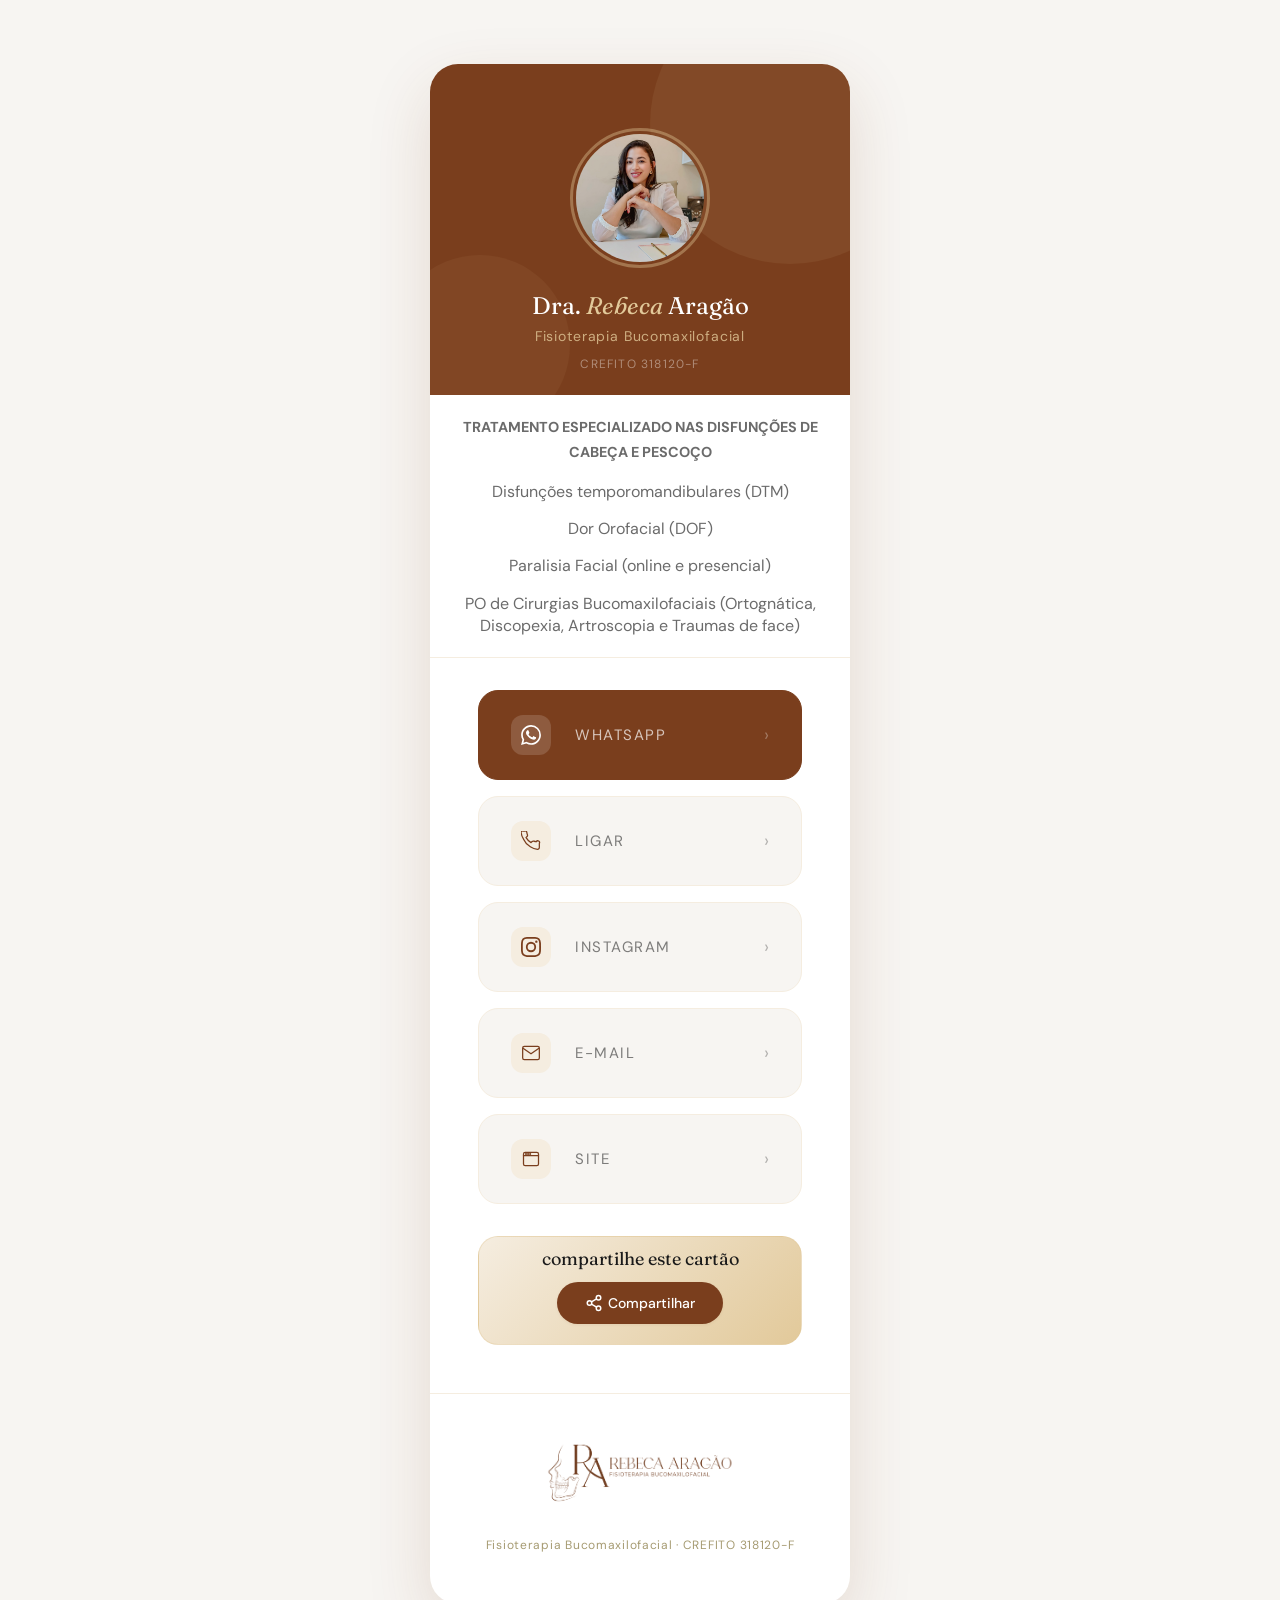
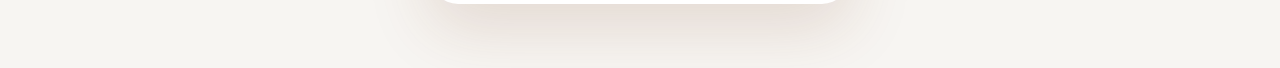
<file: card/index.html>
<!DOCTYPE html>
<html lang="pt-BR">

<head>
  <meta charset="UTF-8" />
  <meta name="viewport" content="width=device-width, initial-scale=1.0" />
  <title>Cartão de Visita — Dra. Rebeca Aragão</title>

  <meta name="description"
    content="Cartão de visita virtual da Dra. Rebeca Aragão, fisioterapeuta especialista em Fisioterapia Bucomaxilofacial." />
  <link rel="icon" type="image/png" href="/assets/images/logobrancoespesso.png" />

  <!-- ==========================================
       TAGS PARA REDES SOCIAIS (WHATSAPP/INSTAGRAM)
       ========================================== -->
  <meta property="og:type" content="website" />
  <meta property="og:title" content="Cartão de Visita — Dra. Rebeca Aragão" />
  <meta property="og:description" content="Fisioterapeuta especialista em Fisioterapia Bucomaxilofacial." />
  <meta property="og:url" content="https://rebecaaragao.vercel.app/card" />

  <!-- IMAGEM DO WHATSAPP: Link absoluto (com https). Substitua pelo nome do arquivo com fundo -->
  <meta property="og:image" content="https://rebecaaragao.vercel.app/assets/images/01.jpeg" />
  <meta property="og:image:width" content="1200" />
  <meta property="og:image:height" content="630" />
  <meta name="twitter:image" content="https://rebecaaragao.vercel.app/assets/images/01.jpeg" />

  <link rel="preconnect" href="https://fonts.googleapis.com" />
  <link rel="preconnect" href="https://fonts.gstatic.com" crossorigin />
  <link rel="stylesheet" href="/card/style.css?v=2" />
  <link rel="stylesheet" href="/css/style.css" />
</head>

<body>

  <div class="card-page">
    <!-- Card -->
    <div class="vcard">

      <!-- Cabeçalho -->
      <div class="vcard__header">
        <div class="vcard__photo-ring">
          <div class="vcard__photo">

            <img src="/assets/images/01.jpeg" alt="Dra. Rebeca Aragão" class="vcard__photo" />

            <div class="vcard__photo-placeholder">
              <!-- A tag de abertura do SVG estava faltando, adicionei aqui -->
              <svg viewBox="0 0 24 24" fill="none" stroke="currentColor" stroke-width="2" stroke-linecap="round"
                stroke-linejoin="round">
                <circle cx="12" cy="8" r="4" />
                <path d="M4 20c0-4 3.6-7 8-7s8 3 8 7" />
              </svg>
            </div>
          </div>
        </div>
        <h1 class="vcard__name">Dra. <em>Rebeca</em> Aragão</h1>
        <p class="vcard__spec">Fisioterapia Bucomaxilofacial</p>
        <p class="vcard__crefito">CREFITO 318120-F</p>
      </div>

      <!-- Bio -->
      <div class="vcard__bio">
        <p>Tratamento especializado nas disfunções de cabeça e pescoço</p>
        <!-- Trocado id="itens" por class="itens" pois IDs não podem se repetir no HTML -->
        <div class="itens">Disfunções temporomandibulares (DTM)</div>
        <div class="itens">⁠Dor Orofacial (DOF)</div>
        <div class="itens">Paralisia Facial (online e presencial)</div>
        <div class="itens">PO de Cirurgias Bucomaxilofaciais (Ortognática, Discopexia, Artroscopia e Traumas de face)
        </div>
      </div>

      <!-- Ações -->
      <div class="vcard__actions">

        <a href="http://wa.me/5577988199001" target="_blank" rel="noopener noreferrer"
          class="vcard__btn vcard__btn--primary">
          <div class="vcard__btn-icon">
            <svg viewBox="0 0 24 24" fill="white">
              <path
                d="M17.472 14.382c-.297-.149-1.758-.867-2.03-.967-.273-.099-.471-.148-.67.15-.197.297-.767.966-.94 1.164-.173.199-.347.223-.644.075-.297-.15-1.255-.463-2.39-1.475-.883-.788-1.48-1.761-1.653-2.059-.173-.297-.018-.458.13-.606.134-.133.298-.347.446-.52.149-.174.198-.298.298-.497.099-.198.05-.371-.025-.52-.075-.149-.669-1.612-.916-2.207-.242-.579-.487-.5-.669-.51-.173-.008-.371-.01-.57-.01-.198 0-.52.074-.792.372-.272.297-1.04 1.016-1.04 2.479 0 1.462 1.065 2.875 1.213 3.074.149.198 2.096 3.2 5.077 4.487.709.306 1.262.489 1.694.625.712.227 1.36.195 1.871.118.571-.085 1.758-.719 2.006-1.413.248-.694.248-1.289.173-1.413-.074-.124-.272-.198-.57-.347m-5.421 7.403h-.004a9.87 9.87 0 01-5.031-1.378l-.361-.214-3.741.982.998-3.648-.235-.374a9.86 9.86 0 01-1.51-5.26c.001-5.45 4.436-9.884 9.888-9.884 2.64 0 5.122 1.03 6.988 2.898a9.825 9.825 0 012.893 6.994c-.003 5.45-4.437 9.884-9.885 9.884m8.413-18.297A11.815 11.815 0 0012.05 0C5.495 0 .16 5.335.157 11.892c0 2.096.547 4.142 1.588 5.945L.057 24l6.305-1.654a11.882 11.882 0 005.683 1.448h.005c6.554 0 11.89-5.335 11.893-11.893a11.821 11.821 0 00-3.48-8.413z" />
            </svg>
          </div>
          <div class="vcard__btn-text">
            <span class="vcard__btn-label">WhatsApp</span>
          </div>
          <span class="vcard__btn-arrow">›</span>
        </a>

        <a href="tel:77988199001" class="vcard__btn">
          <div class="vcard__btn-icon">
            <svg viewBox="0 0 24 24" fill="none" stroke="currentColor" stroke-width="1.5">
              <path
                d="M22 16.92v3a2 2 0 01-2.18 2 19.79 19.79 0 01-8.63-3.07A19.5 19.5 0 013.07 9.81 19.79 19.79 0 01.01 1.18 2 2 0 012 0h3a2 2 0 012 1.72c.127.96.361 1.903.7 2.81a2 2 0 01-.45 2.11L6.09 7.91a16 16 0 006 6l1.27-1.27a2 2 0 012.11-.45c.907.339 1.85.573 2.81.7A2 2 0 0122 14.92v2z" />
            </svg>
          </div>
          <div class="vcard__btn-text">
            <span class="vcard__btn-label">Ligar</span>
          </div>
          <span class="vcard__btn-arrow">›</span>
        </a>

        <a href="https://instagram.com/fisio_rebecaaragao" target="_blank" rel="noopener noreferrer" class="vcard__btn">
          <div class="vcard__btn-icon">
            <svg viewBox="0 0 24 24" fill="currentColor">
              <path
                d="M12 2.163c3.204 0 3.584.012 4.85.07 3.252.148 4.771 1.691 4.919 4.919.058 1.265.069 1.645.069 4.849 0 3.205-.012 3.584-.069 4.849-.149 3.225-1.664 4.771-4.919 4.919-1.266.058-1.644.07-4.85.07-3.204 0-3.584-.012-4.849-.07-3.26-.149-4.771-1.699-4.919-4.92-.058-1.265-.07-1.644-.07-4.849 0-3.204.013-3.583.07-4.849.149-3.227 1.664-4.771 4.919-4.919 1.266-.057 1.645-.069 4.849-.069zM12 0C8.741 0 8.333.014 7.053.072 2.695.272.273 2.69.073 7.052.014 8.333 0 8.741 0 12c0 3.259.014 3.668.072 4.948.2 4.358 2.618 6.78 6.98 6.98C8.333 23.986 8.741 24 12 24c3.259 0 3.668-.014 4.948-.072 4.354-.2 6.782-2.618 6.979-6.98.059-1.28.073-1.689.073-4.948 0-3.259-.014-3.667-.072-4.947-.196-4.354-2.617-6.78-6.979-6.98C15.668.014 15.259 0 12 0zm0 5.838a6.162 6.162 0 100 12.324 6.162 6.162 0 000-12.324zM12 16a4 4 0 110-8 4 4 0 010 8zm6.406-11.845a1.44 1.44 0 100 2.881 1.44 1.44 0 000-2.881z" />
            </svg>
          </div>
          <div class="vcard__btn-text">
            <span class="vcard__btn-label">Instagram</span>
          </div>
          <span class="vcard__btn-arrow">›</span>
        </a>

        <a href="mailto:rebecaaragao.fisio@gmail.com?subject=Gostaria%20de%20saber%20mais%20sobre%20a%20fisioterapia%20bucomaxilofacial&body=Olá,%20Rebeca!%0A%0ATenho%20interesse%20em%20conhecer%20mais%20sobre%20o%20tratamento%20de%20fisioterapia%20bucomaxilofacial.%20Gostaria%20de%20entender%20como%20funciona%20o%20tratamento,%20quais%20são%20as%20indicações%20e%20como%20posso%20agendar%20uma%20avaliação.%0A%0AFico%20no%20aguardo!"
          class="vcard__btn">
          <div class="vcard__btn-icon">
            <svg viewBox="0 0 24 24" fill="none" stroke="currentColor" stroke-width="1.5">
              <path d="M4 4h16c1.1 0 2 .9 2 2v12c0 1.1-.9 2-2 2H4c-1.1 0-2-.9-2-2V6c0-1.1.9-2 2-2z" />
              <polyline points="22,6 12,13 2,6" />
            </svg>
          </div>
          <div class="vcard__btn-text">
            <span class="vcard__btn-label">E-mail</span>
          </div>
          <span class="vcard__btn-arrow">›</span>
        </a>

        <a href="/" class="vcard__btn">
          <div class="vcard__btn-icon">
            <svg viewBox="0 0 24 24" fill="none" stroke="currentColor" stroke-width="1.5" stroke-linecap="round"
              stroke-linejoin="round">
              <rect x="3" y="4" width="18" height="16" rx="2" />
              <path d="M3 8h18" />
              <circle cx="6" cy="6" r="0.5" fill="currentColor" />
              <circle cx="8.5" cy="6" r="0.5" fill="currentColor" />
              <circle cx="11" cy="6" r="0.5" fill="currentColor" />
            </svg>
          </div>
          <div class="vcard__btn-text">
            <span class="vcard__btn-label">Site</span>
          </div>
          <span class="vcard__btn-arrow">›</span>
        </a>

      </div><!-- /vcard__actions -->

      <!-- Compartilhar -->
      <div class="vcard__share">
        <h2 class="vcard__share-title">compartilhe este cartão</h2>
        <button class="vcard__share-btn" id="share-btn" aria-label="Compartilhar cartão">
          <svg viewBox="0 0 24 24" fill="none" stroke="currentColor" stroke-width="2">
            <circle cx="18" cy="5" r="3" />
            <circle cx="6" cy="12" r="3" />
            <circle cx="18" cy="19" r="3" />
            <line x1="8.59" y1="13.51" x2="15.42" y2="17.49" />
            <line x1="15.41" y1="6.51" x2="8.59" y2="10.49" />
          </svg>
          Compartilhar
        </button>
      </div>

      <!-- Rodapé do card -->
      <div class="vcard__footer">
        <img src="/assets/images/logocomnome.png" alt="Logo Dra. Rebeca Aragão" class="vcard__logo">
        <p>Fisioterapia Bucomaxilofacial · CREFITO 318120-F</p>
      </div>

    </div><!-- /vcard -->

  </div>

  <div id="toast-notificacao">Link copiado com sucesso!</div>

  <script>
    const shareBtn = document.getElementById('share-btn');
    const cardUrl = 'https://rebecaaragao.vercel.app/card';

    // Criamos a mensagem completa (Texto + 2 quebras de linha + Link)
    const mensagemCompleta = 'Conheça o cartão de visita virtual da Dra. Rebeca Aragão, especialista em Fisioterapia Bucomaxilofacial.\n\n' + cardUrl;

    function mostrarToast() {
      const toast = document.getElementById("toast-notificacao");
      toast.className = "mostrar";
      setTimeout(function () {
        toast.className = toast.className.replace("mostrar", "");
      }, 3000);
    }

    shareBtn.addEventListener('click', async () => {
      // 1. Tenta abrir o compartilhamento nativo
      if (navigator.share) {
        try {
          await navigator.share({
            title: 'Dra. Rebeca Aragão — Fisioterapia Bucomaxilofacial',
            text: 'Conheça o cartão de visita virtual da Dra. Rebeca Aragão, especialista em Fisioterapia Bucomaxilofacial.',
            url: cardUrl,
          });
          return;
        } catch (err) {
          if (err.name === 'AbortError') return;
        }
      }

      // 2. Plano B (Instagram): Copia a MENSAGEM COMPLETA para a área de transferência
      try {
        await navigator.clipboard.writeText(mensagemCompleta);
        mostrarToast();
      } catch (err) {
        // Fallback para navegadores muito antigos
        const textArea = document.createElement('textarea');
        textArea.value = mensagemCompleta;
        textArea.style.position = 'fixed';
        textArea.style.opacity = '0';

        document.body.appendChild(textArea);
        textArea.focus();
        textArea.select();

        try {
          document.execCommand('copy');
          mostrarToast();
        } catch (e) {
          console.error('Não foi possível copiar.');
        }
        document.body.removeChild(textArea);
      }
    });
  </script>

</body>

</html>
</file>
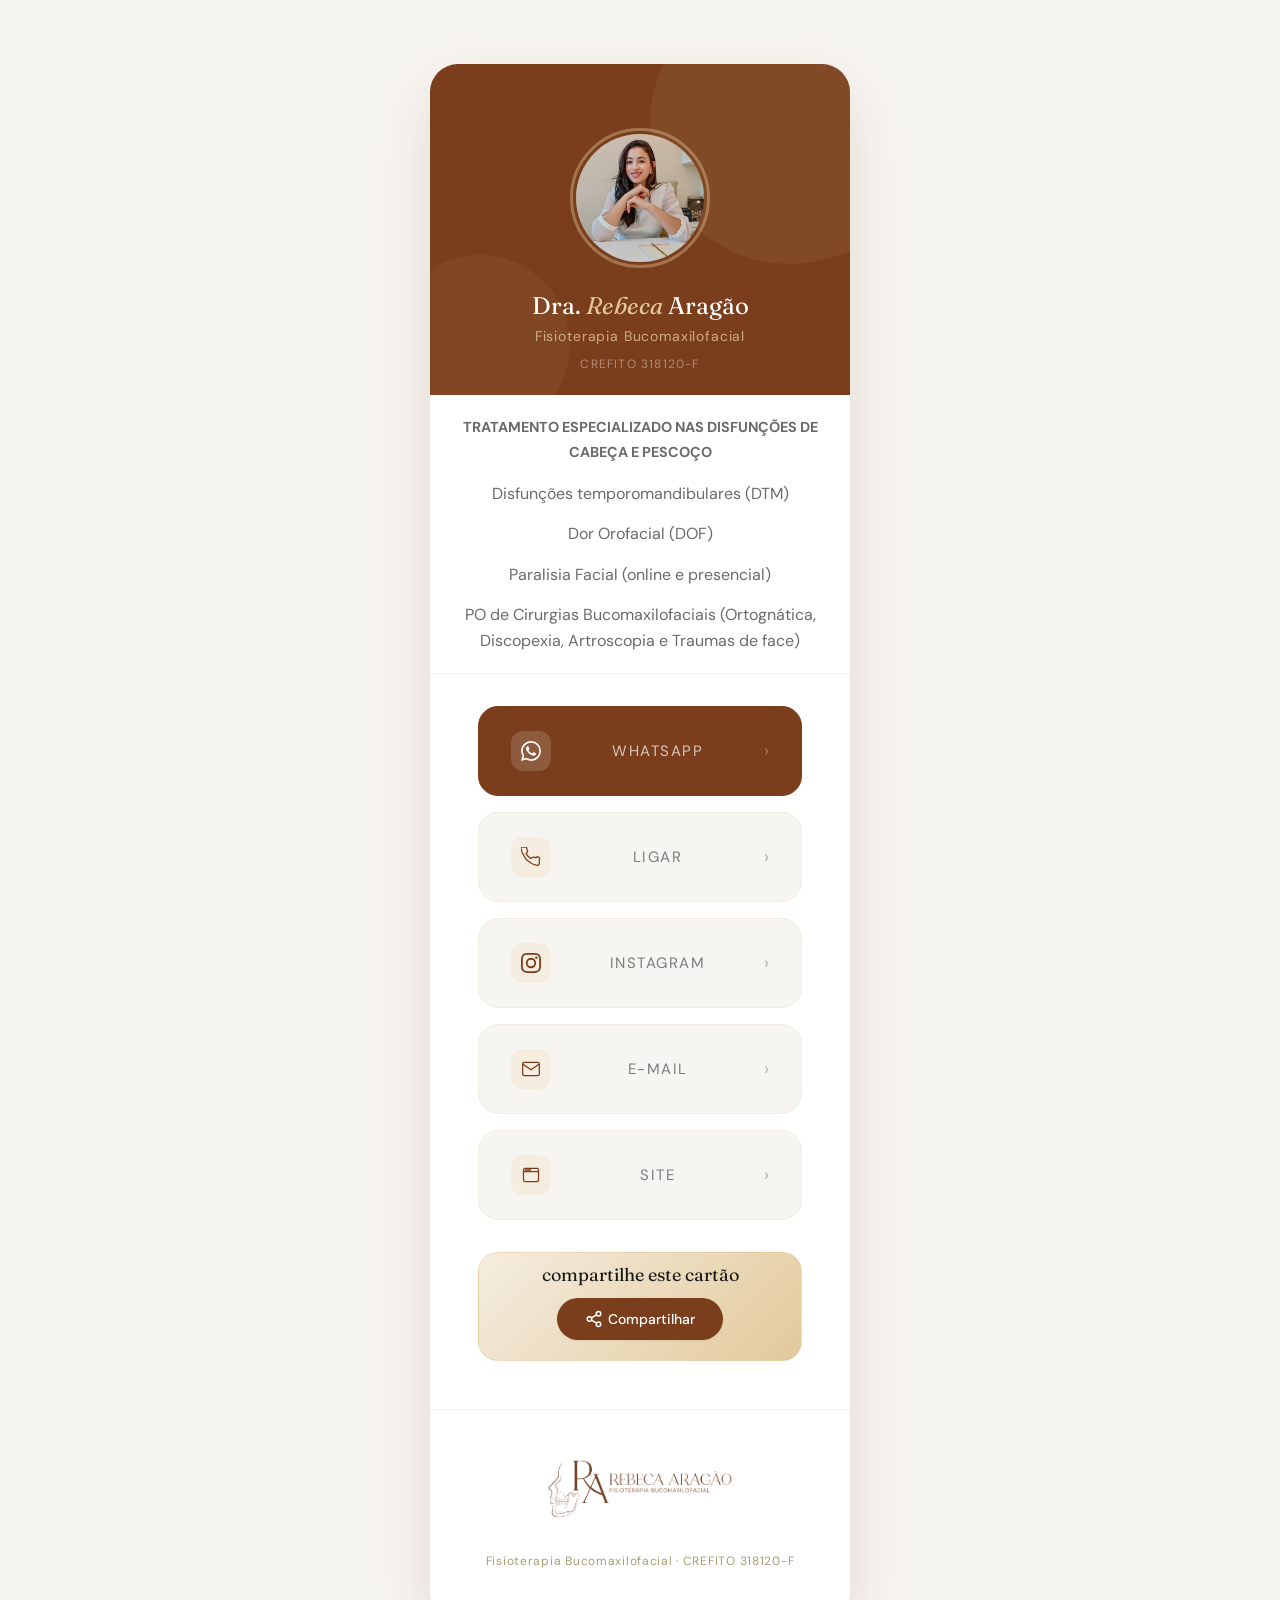
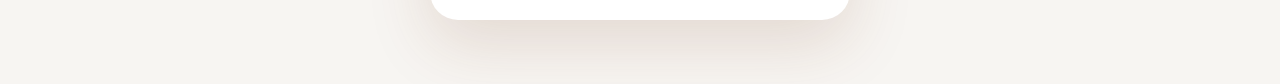
<file: cartao.html>
<!DOCTYPE html>
<html lang="pt-BR">

<head>
  <meta charset="UTF-8" />
  <meta name="viewport" content="width=device-width, initial-scale=1.0" />
  <title>Cartão de Visita — Dra. Rebeca Aragão</title>
  <meta name="description"
    content="Cartão de visita virtual da Dra. Rebeca Aragão, fisioterapeuta especialista em Fisioterapia Bucomaxilofacial." />
  <link rel="preconnect" href="https://fonts.googleapis.com" />
  <link rel="preconnect" href="https://fonts.gstatic.com" crossorigin />
  <link rel="stylesheet" href="css/style.css" />

  <style>
    /* ---- Layout da página ---- */
    .card-page {
      min-height: 100svh;
      background: var(--cinza-claro);
      display: flex;
      flex-direction: column;
      align-items: center;
      justify-content: flex-start;
      padding: var(--space-2xl) var(--space-md);
    }

    .card-back {
      display: inline-flex;
      align-items: center;
      gap: 6px;
      font-size: var(--text-sm);
      color: var(--marrom-medio);
      margin-bottom: var(--space-xl);
      transition: color var(--transition-fast);
      align-self: flex-start;
    }

    .card-back:hover {
      color: var(--marrom);
    }

    .card-back svg {
      width: 16px;
      height: 16px;
    }

    /* ---- Card principal ---- */
    .vcard {
      width: 100%;
      max-width: 420px;
      background: var(--branco);
      border-radius: 28px;
      overflow: hidden;
      box-shadow: var(--shadow-xl);
    }

    /* Cabeçalho com foto */
    .vcard__header {
      background: var(--marrom);
      position: relative;
      padding: var(--space-2xl) var(--space-xl) 20px;
      text-align: center;
      overflow: hidden;
    }

    .vcard__header::before {
      content: '';
      position: absolute;
      top: -80px;
      right: -80px;
      width: 280px;
      height: 280px;
      border-radius: 50%;
      background: rgba(226, 201, 154, .08);
    }

    .vcard__header::after {
      content: '';
      position: absolute;
      bottom: -40px;
      left: -40px;
      width: 180px;
      height: 180px;
      border-radius: 50%;
      background: rgba(226, 201, 154, .06);
    }

    .vcard__photo-ring {
      width: 140px;
      height: 140px;
      border-radius: 50%;
      border: 3px solid rgba(226, 201, 154, .4);
      padding: 3px;
      margin: 0 auto var(--space-md);
      position: relative;
      z-index: 1;
    }

    .vcard__photo {
      width: 100%;
      height: 100%;
      border-radius: 50%;
      background: var(--marrom-medio);
      object-fit: cover;
      object-position: 20% 40%;
    }

    .vcard__photo-placeholder {
      width: 100%;
      height: 100%;
      display: flex;
      align-items: center;
      justify-content: center;
      color: rgba(255, 255, 255, .3);
    }

    .vcard__photo-placeholder svg {
      width: 48px;
      height: 48px;
    }

    .vcard__name {
      font-family: var(--font-titulo);
      font-size: var(--text-2xl);
      font-weight: 400;
      color: var(--branco);
      margin-bottom: 4px;
      position: relative;
      z-index: 1;
    }

    .vcard__name em {
      font-style: italic;
      color: var(--bege);
    }

    .vcard__spec {
      font-size: var(--text-sm);
      color: rgba(226, 201, 154, .8);
      letter-spacing: .06em;
      position: relative;
      z-index: 1;
      margin-bottom: 6px;
    }

    .vcard__crefito {
      font-size: var(--text-xs);
      color: rgba(255, 255, 255, .4);
      letter-spacing: .1em;
      position: relative;
      z-index: 1;
    }

    /* Bio */
    .vcard__bio {
      display: flex;
      flex-direction: column;
      gap: 15px;
      align-items: center;
      justify-content: center;
      padding: 20px;
      border-bottom: 1px solid var(--bege-claro);
    }

    .vcard__bio p {
      text-align: center;
      font-weight: bold;
      text-transform: uppercase;
      font-size: 0.9rem;
    }

    #itens {
      font-size: 1rem;
      color: var(--cinza-texto);
      text-align: center;
    }

    /* Ações de contato */
    .vcard__actions {
      padding: var(--space-lg) var(--space-xl);
      display: flex;
      flex-direction: column;
      gap: var(--space-sm);
    }

    .vcard__btn {
      display: flex;
      align-items: center;
      gap: var(--space-md);
      padding: var(--space-md) var(--space-lg);
      border-radius: var(--radius-lg);
      border: 1px solid var(--bege-claro);
      background: var(--cinza-claro);
      transition: all var(--transition-normal);
      cursor: pointer;
      text-decoration: none;
      color: var(--preto-suave);
      width: 100%;
    }

    .vcard__btn:hover {
      background: var(--bege-claro);
      border-color: var(--bege);
      transform: translateY(-1px);
      box-shadow: var(--shadow-sm);
    }

    .vcard__btn--primary {
      background: var(--marrom);
      border-color: var(--marrom);
      color: var(--branco);
    }

    .vcard__btn--primary:hover {
      background: var(--marrom-medio);
      border-color: var(--marrom-medio);
    }

    .vcard__btn-icon {
      width: 40px;
      height: 40px;
      border-radius: var(--radius-md);
      display: flex;
      align-items: center;
      justify-content: center;
      flex-shrink: 0;
      background: rgba(255, 255, 255, .15);
    }

    .vcard__btn--primary .vcard__btn-icon {
      background: rgba(255, 255, 255, .15);
    }

    .vcard__btn:not(.vcard__btn--primary) .vcard__btn-icon {
      background: var(--bege-claro);
      color: var(--marrom);
    }

    .vcard__btn-icon svg {
      width: 20px;
      height: 20px;
    }

    .vcard__btn-text {
      flex: 1;
      text-align: left;
    }

    .vcard__btn-label {
      font-size: 15px;
      text-align: center;
      text-transform: uppercase;
      letter-spacing: .1em;
      opacity: .55;
      display: block;
      margin-bottom: 1px;
    }

    .vcard__btn--primary .vcard__btn-label {
      opacity: .7;
    }

    .vcard__btn-value {
      font-size: var(--text-sm);
      font-weight: 500;
    }

    .vcard__btn-arrow {
      opacity: .3;
      font-size: var(--text-lg);
      line-height: 1;
    }

    /* Seção compartilhar */
    .vcard__share {
      margin: 0 var(--space-xl) var(--space-xl);
      background: linear-gradient(135deg, var(--bege-claro), var(--bege));
      border-radius: var(--radius-lg);
      padding: none;
      text-align: center;
      border: 1px solid rgba(226, 201, 154, .4);
    }

    .vcard__share-title {
      font-family: var(--font-titulo);
      font-size: var(--text-lg);
      font-weight: 400;
      color: var(--preto-suave);
      margin: 12px;
    }

    .vcard__share-btn {
      background: var(--marrom);
      color: var(--branco);
      border: none;
      border-radius: var(--radius-full);
      padding: .75rem 1.75rem;
      font-family: var(--font-texto);
      font-size: var(--text-sm);
      font-weight: 500;
      cursor: pointer;
      display: inline-flex;
      align-items: center;
      transition: all var(--transition-normal);
      box-shadow: var(--shadow-sm);
      margin-bottom: 20px;
      gap: 5px;
    }

    .vcard__share-btn:hover {
      background: var(--marrom-medio);
      transform: translateY(-1px);
    }

    .vcard__share-btn svg {
      width: 18px;
      height: 18px;
    }


    /* Rodapé do card */
    .vcard__footer {
      text-align: center;
      padding: var(--space-md) var(--space-xl) var(--space-xl);
      border-top: 1px solid var(--bege-claro);
    }

    .vcard__footer p {
      font-size: var(--text-xs);
      color: var(--oliva);
      letter-spacing: .06em;
    }

    .vcard__logo {
      width: 200px; /* Tamanho delicado para o cartão */
      height: auto;
      margin: 0 auto 12px auto;
      display: block;
    }
  </style>
</head>

<body>

  <div class="card-page">
    <!-- Card -->
    <div class="vcard">

      <!-- Cabeçalho -->
      <div class="vcard__header">
        <div class="vcard__photo-ring">
          <div class="vcard__photo">

            <img src="assets/images/01.jpeg" alt="Dra. Rebeca Aragão" class="vcard__photo" />

            <div class="vcard__photo-placeholder">
              <circle cx="12" cy="8" r="4" />
              <path d="M4 20c0-4 3.6-7 8-7s8 3 8 7" />
              </svg>
            </div>
          </div>
        </div>
        <h1 class="vcard__name">Dra. <em>Rebeca</em> Aragão</h1>
        <p class="vcard__spec">Fisioterapia Bucomaxilofacial</p>
        <p class="vcard__crefito">CREFITO 318120-F</p>
      </div>

      <!-- Bio -->
      <div class="vcard__bio">
        <p>Tratamento especializado nas disfunções de cabeça e pescoço</p>
        <div id="itens">Disfunções temporomandibulares (DTM)</div>
        <div id="itens">⁠Dor Orofacial (DOF)</div>
        <div id="itens">Paralisia Facial (online e presencial)</div>
        <div id="itens">PO de Cirurgias Bucomaxilofaciais (Ortognática, Discopexia, Artroscopia e Traumas de face)</div>
      </div>

      <!-- Ações -->
      <div class="vcard__actions">

        <a href="http://wa.me/5577988199001" target="_blank" rel="noopener noreferrer"
          class="vcard__btn vcard__btn--primary">
          <div class="vcard__btn-icon">
            <svg viewBox="0 0 24 24" fill="white">
              <path
                d="M17.472 14.382c-.297-.149-1.758-.867-2.03-.967-.273-.099-.471-.148-.67.15-.197.297-.767.966-.94 1.164-.173.199-.347.223-.644.075-.297-.15-1.255-.463-2.39-1.475-.883-.788-1.48-1.761-1.653-2.059-.173-.297-.018-.458.13-.606.134-.133.298-.347.446-.52.149-.174.198-.298.298-.497.099-.198.05-.371-.025-.52-.075-.149-.669-1.612-.916-2.207-.242-.579-.487-.5-.669-.51-.173-.008-.371-.01-.57-.01-.198 0-.52.074-.792.372-.272.297-1.04 1.016-1.04 2.479 0 1.462 1.065 2.875 1.213 3.074.149.198 2.096 3.2 5.077 4.487.709.306 1.262.489 1.694.625.712.227 1.36.195 1.871.118.571-.085 1.758-.719 2.006-1.413.248-.694.248-1.289.173-1.413-.074-.124-.272-.198-.57-.347m-5.421 7.403h-.004a9.87 9.87 0 01-5.031-1.378l-.361-.214-3.741.982.998-3.648-.235-.374a9.86 9.86 0 01-1.51-5.26c.001-5.45 4.436-9.884 9.888-9.884 2.64 0 5.122 1.03 6.988 2.898a9.825 9.825 0 012.893 6.994c-.003 5.45-4.437 9.884-9.885 9.884m8.413-18.297A11.815 11.815 0 0012.05 0C5.495 0 .16 5.335.157 11.892c0 2.096.547 4.142 1.588 5.945L.057 24l6.305-1.654a11.882 11.882 0 005.683 1.448h.005c6.554 0 11.89-5.335 11.893-11.893a11.821 11.821 0 00-3.48-8.413z" />
            </svg>
          </div>
          <div class="vcard__btn-text">
            <span class="vcard__btn-label">WhatsApp</span>
          </div>
          <span class="vcard__btn-arrow">›</span>
        </a>

        <a href="tel:77988199001" class="vcard__btn">
          <div class="vcard__btn-icon">
            <svg viewBox="0 0 24 24" fill="none" stroke="currentColor" stroke-width="1.5">
              <path
                d="M22 16.92v3a2 2 0 01-2.18 2 19.79 19.79 0 01-8.63-3.07A19.5 19.5 0 013.07 9.81 19.79 19.79 0 01.01 1.18 2 2 0 012 0h3a2 2 0 012 1.72c.127.96.361 1.903.7 2.81a2 2 0 01-.45 2.11L6.09 7.91a16 16 0 006 6l1.27-1.27a2 2 0 012.11-.45c.907.339 1.85.573 2.81.7A2 2 0 0122 14.92v2z" />
            </svg>
          </div>
          <div class="vcard__btn-text">
            <span class="vcard__btn-label">Ligar</span>
          </div>
          <span class="vcard__btn-arrow">›</span>
        </a>

        <a href="https://instagram.com/fisio_rebecaaragao" target="_blank" rel="noopener noreferrer" class="vcard__btn">
          <div class="vcard__btn-icon">
            <svg viewBox="0 0 24 24" fill="currentColor">
              <path
                d="M12 2.163c3.204 0 3.584.012 4.85.07 3.252.148 4.771 1.691 4.919 4.919.058 1.265.069 1.645.069 4.849 0 3.205-.012 3.584-.069 4.849-.149 3.225-1.664 4.771-4.919 4.919-1.266.058-1.644.07-4.85.07-3.204 0-3.584-.012-4.849-.07-3.26-.149-4.771-1.699-4.919-4.92-.058-1.265-.07-1.644-.07-4.849 0-3.204.013-3.583.07-4.849.149-3.227 1.664-4.771 4.919-4.919 1.266-.057 1.645-.069 4.849-.069zM12 0C8.741 0 8.333.014 7.053.072 2.695.272.273 2.69.073 7.052.014 8.333 0 8.741 0 12c0 3.259.014 3.668.072 4.948.2 4.358 2.618 6.78 6.98 6.98C8.333 23.986 8.741 24 12 24c3.259 0 3.668-.014 4.948-.072 4.354-.2 6.782-2.618 6.979-6.98.059-1.28.073-1.689.073-4.948 0-3.259-.014-3.667-.072-4.947-.196-4.354-2.617-6.78-6.979-6.98C15.668.014 15.259 0 12 0zm0 5.838a6.162 6.162 0 100 12.324 6.162 6.162 0 000-12.324zM12 16a4 4 0 110-8 4 4 0 010 8zm6.406-11.845a1.44 1.44 0 100 2.881 1.44 1.44 0 000-2.881z" />
            </svg>
          </div>
          <div class="vcard__btn-text">
            <span class="vcard__btn-label">Instagram</span>
          </div>
          <span class="vcard__btn-arrow">›</span>
        </a>

        <a href="mailto:rebecaaragao.fisio@gmail.com?subject=Gostaria%20de%20saber%20mais%20sobre%20a%20fisioterapia%20bucomaxilofacial&body=Olá,%20Rebeca!%0A%0ATenho%20interesse%20em%20conhecer%20mais%20sobre%20o%20tratamento%20de%20fisioterapia%20bucomaxilofacial.%20Gostaria%20de%20entender%20como%20funciona%20o%20tratamento,%20quais%20são%20as%20indicações%20e%20como%20posso%20agendar%20uma%20avaliação.%0A%0AFico%20no%20aguardo!"
          class="vcard__btn">
          <div class="vcard__btn-icon">
            <svg viewBox="0 0 24 24" fill="none" stroke="currentColor" stroke-width="1.5">
              <path d="M4 4h16c1.1 0 2 .9 2 2v12c0 1.1-.9 2-2 2H4c-1.1 0-2-.9-2-2V6c0-1.1.9-2 2-2z" />
              <polyline points="22,6 12,13 2,6" />
            </svg>
          </div>
          <div class="vcard__btn-text">
            <span class="vcard__btn-label">E-mail</span>
          </div>
          <span class="vcard__btn-arrow">›</span>
        </a>


        <a href="index.html" class="vcard__btn">
          <div class="vcard__btn-icon">
            <svg viewBox="0 0 24 24" fill="none" stroke="currentColor" stroke-width="1.5" stroke-linecap="round"
              stroke-linejoin="round">
              <rect x="3" y="4" width="18" height="16" rx="2" />
              <path d="M3 8h18" />
              <circle cx="6" cy="6" r="0.5" fill="currentColor" />
              <circle cx="8.5" cy="6" r="0.5" fill="currentColor" />
              <circle cx="11" cy="6" r="0.5" fill="currentColor" />
            </svg>
          </div>
          <div class="vcard__btn-text">
            <span class="vcard__btn-label">Site</span>
          </div>
          <span class="vcard__btn-arrow">›</span>
        </a>

      </div><!-- /vcard__actions -->

      <!-- Compartilhar -->
      <div class="vcard__share">
        <h2 class="vcard__share-title">compartilhe este cartão</h2>
        <button class="vcard__share-btn" id="share-btn" aria-label="Compartilhar cartão">
          <svg viewBox="0 0 24 24" fill="none" stroke="currentColor" stroke-width="2">
            <circle cx="18" cy="5" r="3" />
            <circle cx="6" cy="12" r="3" />
            <circle cx="18" cy="19" r="3" />
            <line x1="8.59" y1="13.51" x2="15.42" y2="17.49" />
            <line x1="15.41" y1="6.51" x2="8.59" y2="10.49" />
          </svg>
          Compartilhar
        </button>
      </div>

      <!-- Rodapé do card -->
      <div class="vcard__footer">
        <img src="assets/images/logocomnome.png" alt="Logo Dra. Rebeca Aragão" class="vcard__logo">
        <p>Fisioterapia Bucomaxilofacial · CREFITO 318120-F</p>
      </div>

    </div><!-- /vcard -->

  </div><!-- /card-page -->

  <script>
    const shareBtn = document.getElementById('share-btn');
    const feedback = document.getElementById('copy-feedback');
    // URL deste cartão — substitua pela URL real
    const cardUrl = 'https://www.seusite.com.br/cartao.html';

    shareBtn.addEventListener('click', async () => {
      // Web Share API (nativa do celular)
      if (navigator.share) {
        try {
          await navigator.share({
            title: 'Dra. Rebeca Aragão — Fisioterapia Bucomaxilofacial',
            text: 'Conheça o cartão de visita virtual da Dra. Rebeca Aragão, especialista em Fisioterapia Bucomaxilofacial.',
            url: cardUrl,
          });
        } catch (e) {
          // Usuário cancelou — silencioso
        }
        return;
      }

      // Fallback: copiar link
      try {
        await navigator.clipboard.writeText(cardUrl);
        feedback.textContent = '✓ Link copiado! Agora é só colar e compartilhar.';
      } catch {
        // Fallback para browsers sem clipboard API
        const ta = document.createElement('textarea');
        ta.value = cardUrl;
        ta.style.position = 'fixed';
        ta.style.opacity = '0';
        document.body.appendChild(ta);
        ta.select();
        document.execCommand('copy');
        ta.remove();
        feedback.textContent = '✓ Link copiado!';
      }
      setTimeout(() => { feedback.textContent = ''; }, 3500);
    });
  </script>

</body>

</html>
</file>
<file: card/style.css>
/* ---- Layout da página ---- */
.card-page {
  min-height: 100svh;
  background: var(--cinza-claro);
  display: flex;
  flex-direction: column;
  align-items: center;
  justify-content: flex-start;
  padding: var(--space-2xl) var(--space-md);
}

.card-back {
  display: inline-flex;
  align-items: center;
  gap: 6px;
  font-size: var(--text-sm);
  color: var(--marrom-medio);
  margin-bottom: var(--space-xl);
  transition: color var(--transition-fast);
  align-self: flex-start;
}

.card-back:hover {
  color: var(--marrom);
}

.card-back svg {
  width: 16px;
  height: 16px;
}

/* ---- Card principal ---- */
.vcard {
  width: 100%;
  max-width: 420px;
  background: var(--branco);
  border-radius: 28px;
  overflow: hidden;
  box-shadow: var(--shadow-xl);
}

/* Cabeçalho com foto */
.vcard__header {
  background: var(--marrom);
  position: relative;
  padding: var(--space-2xl) var(--space-xl) 20px;
  text-align: center;
  overflow: hidden;
}

.vcard__header::before {
  content: '';
  position: absolute;
  top: -80px;
  right: -80px;
  width: 280px;
  height: 280px;
  border-radius: 50%;
  background: rgba(226, 201, 154, .08);
}

.vcard__header::after {
  content: '';
  position: absolute;
  bottom: -40px;
  left: -40px;
  width: 180px;
  height: 180px;
  border-radius: 50%;
  background: rgba(226, 201, 154, .06);
}

.vcard__photo-ring {
  width: 140px;
  height: 140px;
  border-radius: 50%;
  border: 3px solid rgba(226, 201, 154, .4);
  padding: 3px;
  margin: 0 auto var(--space-md);
  position: relative;
  z-index: 1;
}

/* CORREÇÃO DO CONFLITO ENTRE DIV E IMG DA FOTO */
div.vcard__photo {
  width: 100%;
  height: 100%;
  border-radius: 50%;
  background: var(--marrom-medio);
  position: relative;
  overflow: hidden;
}

img.vcard__photo {
  width: 100%;
  height: 100%;
  object-fit: cover;
  object-position: 20% 40%;
  position: absolute;
  top: 0;
  left: 0;
  z-index: 2;
}

.vcard__photo-placeholder {
  display: none; /* Esconde o ícone vazio definitivamente */
}

.vcard__name {
  font-family: var(--font-titulo);
  font-size: var(--text-2xl);
  font-weight: 400;
  color: var(--branco);
  margin-bottom: 4px;
  position: relative;
  z-index: 1;
}

.vcard__name em {
  font-style: italic;
  color: var(--bege);
}

.vcard__spec {
  font-size: var(--text-sm);
  color: rgba(226, 201, 154, .8);
  letter-spacing: .06em;
  position: relative;
  z-index: 1;
  margin-bottom: 6px;
}

.vcard__crefito {
  font-size: var(--text-xs);
  color: rgba(255, 255, 255, .4);
  letter-spacing: .1em;
  position: relative;
  z-index: 1;
}

/* Bio */
.vcard__bio {
  display: flex;
  flex-direction: column;
  gap: 15px;
  align-items: center;
  justify-content: center;
  padding: 20px;
  border-bottom: 1px solid var(--bege-claro);
}

.vcard__bio p {
  text-align: center;
  font-weight: bold;
  text-transform: uppercase;
  font-size: 0.9rem;
}

.itens {
  font-size: 1rem;
  color: var(--cinza-texto);
  text-align: center;
  line-height: 1.4;
}

/* Ações de contato */
.vcard__actions {
  padding: var(--space-lg) var(--space-xl);
  display: flex;
  flex-direction: column;
  gap: var(--space-sm);
}

.vcard__btn {
  display: flex;
  align-items: center;
  gap: var(--space-md);
  padding: var(--space-md) var(--space-lg);
  border-radius: var(--radius-lg);
  border: 1px solid var(--bege-claro);
  background: var(--cinza-claro);
  transition: all var(--transition-normal);
  cursor: pointer;
  text-decoration: none;
  color: var(--preto-suave);
  width: 100%;
}

.vcard__btn:hover {
  background: var(--bege-claro);
  border-color: var(--bege);
  transform: translateY(-1px);
  box-shadow: var(--shadow-sm);
}

.vcard__btn--primary {
  background: var(--marrom);
  border-color: var(--marrom);
  color: var(--branco);
}

.vcard__btn--primary:hover {
  background: var(--marrom-medio);
  border-color: var(--marrom-medio);
}

.vcard__btn-icon {
  width: 40px;
  height: 40px;
  border-radius: var(--radius-md);
  display: flex;
  align-items: center;
  justify-content: center;
  flex-shrink: 0;
  background: rgba(255, 255, 255, .15);
}

.vcard__btn--primary .vcard__btn-icon {
  background: rgba(255, 255, 255, .15);
}

.vcard__btn:not(.vcard__btn--primary) .vcard__btn-icon {
  background: var(--bege-claro);
  color: var(--marrom);
}

.vcard__btn-icon svg {
  width: 20px;
  height: 20px;
}

.vcard__btn-text {
  flex: 1;
  text-align: left;
}

/* CORREÇÃO DE ALINHAMENTO DO BOTÃO "SITE" */
.vcard__btn-label {
  font-size: 15px;
  text-align: left;
  text-transform: uppercase;
  letter-spacing: .1em;
  opacity: .55;
  display: block;
  margin-bottom: 1px;
}

.vcard__btn--primary .vcard__btn-label {
  opacity: .7;
}

.vcard__btn-value {
  font-size: var(--text-sm);
  font-weight: 500;
}

.vcard__btn-arrow {
  opacity: .3;
  font-size: var(--text-lg);
  line-height: 1;
}

/* Seção compartilhar */
.vcard__share {
  margin: 0 var(--space-xl) var(--space-xl);
  background: linear-gradient(135deg, var(--bege-claro), var(--bege));
  border-radius: var(--radius-lg);
  padding: 0;
  text-align: center;
  border: 1px solid rgba(226, 201, 154, .4);
}

.vcard__share-title {
  font-family: var(--font-titulo);
  font-size: var(--text-lg);
  font-weight: 400;
  color: var(--preto-suave);
  margin: 12px;
}

.vcard__share-btn {
  background: var(--marrom);
  color: var(--branco);
  border: none;
  border-radius: var(--radius-full);
  padding: .75rem 1.75rem;
  font-family: var(--font-texto);
  font-size: var(--text-sm);
  font-weight: 500;
  cursor: pointer;
  display: inline-flex;
  align-items: center;
  transition: all var(--transition-normal);
  box-shadow: var(--shadow-sm);
  margin-bottom: 20px;
  gap: 5px;
}

.vcard__share-btn:hover {
  background: var(--marrom-medio);
  transform: translateY(-1px);
}

.vcard__share-btn svg {
  width: 18px;
  height: 18px;
}

/* Rodapé do card */
.vcard__footer {
  text-align: center;
  padding: var(--space-md) var(--space-xl) var(--space-xl);
  border-top: 1px solid var(--bege-claro);
}

.vcard__footer p {
  font-size: var(--text-xs);
  color: var(--oliva);
  letter-spacing: .06em;
}

.vcard__logo {
  width: 200px;
  height: auto;
  margin: 0 auto 12px auto;
  display: block;
}

/* ---- Toast Notification (Aviso de Cópia) ---- */
#toast-notificacao {
  visibility: hidden;
  min-width: 260px;
  background-color: var(--marrom);
  color: var(--branco);
  text-align: center;
  border-radius: var(--radius-lg);
  padding: 16px;
  position: fixed;
  z-index: 9999;
  left: 50%;
  bottom: 20px;
  transform: translateX(-50%);
  font-size: var(--text-sm);
  font-family: var(--font-texto);
  box-shadow: var(--shadow-lg);
  opacity: 0;
  transition: opacity 0.4s, bottom 0.4s;
}

#toast-notificacao.mostrar {
  visibility: visible;
  opacity: 1;
  bottom: 50px; /* Faz o aviso subir suavemente */
}
</file>
<file: css/style.css>
/* ============================================================
   VARIÁVEIS GLOBAIS & RESET
   ============================================================ */
@import url('https://fonts.googleapis.com/css2?family=Fraunces:ital,opsz,wght@0,9..144,300;0,9..144,400;0,9..144,500;1,9..144,300;1,9..144,400&family=DM+Sans:ital,wght@0,300;0,400;0,500;1,300&display=swap');

:root {
  --marrom: #7A3E1D;
  --marrom-medio: #8B5E34;
  --terracota: #955A3C;
  --oliva: #A69B72;
  --bege: #E2C99A;
  --bege-claro: #F5EDE0;
  --branco: #FFFFFF;
  --cinza-claro: #F7F5F2;
  --cinza-texto: #6B6B6B;
  --preto-suave: #1A1A1A;

  --font-titulo: 'Fraunces', Georgia, serif;
  --font-texto: 'DM Sans', system-ui, sans-serif;

  --text-xs: 0.75rem;
  --text-sm: 0.875rem;
  --text-base: 1rem;
  --text-lg: 1.125rem;
  --text-xl: 1.25rem;
  --text-2xl: 1.5rem;
  --text-3xl: 1.875rem;
  --text-4xl: 2.25rem;
  --text-5xl: 3rem;

  --space-xs: 0.5rem;
  --space-sm: 1rem;
  --space-md: 1.5rem;
  --space-lg: 2rem;
  --space-xl: 3rem;
  --space-2xl: 4rem;
  --space-3xl: 6rem;
  --space-4xl: 8rem;

  --radius-sm: 6px;
  --radius-md: 12px;
  --radius-lg: 20px;
  --radius-xl: 32px;
  --radius-full: 9999px;

  --shadow-sm: 0 1px 3px rgba(122, 62, 29, .08);
  --shadow-md: 0 4px 16px rgba(122, 62, 29, .10), 0 2px 6px rgba(0, 0, 0, .06);
  --shadow-lg: 0 12px 40px rgba(122, 62, 29, .13), 0 4px 12px rgba(0, 0, 0, .08);
  --shadow-xl: 0 24px 64px rgba(122, 62, 29, .15);

  --transition-fast: 150ms ease;
  --transition-normal: 300ms ease;
  --transition-slow: 500ms ease;

  --max-width: 1200px;
  --nav-height: 70px;
}

*,
*::before,
*::after {
  box-sizing: border-box;
  margin: 0;
  padding: 0;
}

html {
  scroll-behavior: smooth;
  font-size: 16px;
  -webkit-text-size-adjust: 100%;
}

body {
  font-family: var(--font-texto);
  color: var(--preto-suave);
  background: var(--branco);
  line-height: 1.6;
  overflow-x: hidden;
}

img {
  max-width: 100%;
  height: auto;
  display: block;
}

a {
  color: inherit;
  text-decoration: none;
}

ul,
ol {
  list-style: none;
}

button {
  cursor: pointer;
  border: none;
  background: none;
  font-family: inherit;
}

h1,
h2,
h3,
h4 {
  font-family: var(--font-titulo);
  line-height: 1.15;
  color: var(--preto-suave);
}

p {
  color: var(--cinza-texto);
  line-height: 1.75;
}

.container {
  width: 100%;
  max-width: var(--max-width);
  margin: 0 auto;
  padding: 0 var(--space-lg);
}

.section {
  padding: var(--space-4xl) 0;
}

.section-eyebrow {
  font-size: var(--text-xs);
  font-weight: 500;
  letter-spacing: 0.18em;
  text-transform: uppercase;
  color: var(--oliva);
  display: block;
  margin-bottom: var(--space-sm);
}

.section-title {
  font-family: var(--font-titulo);
  font-size: clamp(var(--text-3xl), 4vw, var(--text-5xl));
  font-weight: 400;
  margin-bottom: var(--space-md);
}

.section-subtitle {
  font-size: var(--text-lg);
  color: var(--cinza-texto);
  line-height: 1.7;
}

/* Botões */
.btn {
  display: inline-flex;
  align-items: center;
  gap: var(--space-xs);
  font-family: var(--font-texto);
  font-size: var(--text-sm);
  font-weight: 500;
  letter-spacing: 0.02em;
  padding: 0.875rem 1.75rem;
  border-radius: var(--radius-full);
  transition: all var(--transition-normal);
  position: relative;
  overflow: hidden;
  white-space: nowrap;
  cursor: pointer;
}

.btn-primary {
  background: var(--marrom);
  color: var(--branco);
  box-shadow: var(--shadow-md);
}

.btn-primary:hover {
  background: var(--marrom-medio);
  box-shadow: var(--shadow-lg);
  transform: translateY(-2px);
}

.btn-outline {
  background: transparent;
  color: var(--marrom);
  border: 1.5px solid var(--marrom);
}

.btn-outline:hover {
  background: var(--marrom);
  color: var(--branco);
  transform: translateY(-2px);
}

.btn-ghost {
  background: rgba(255, 255, 255, .12);
  color: var(--branco);
  border: 1.5px solid rgba(255, 255, 255, .35);
}

.btn-ghost:hover {
  background: rgba(255, 255, 255, .22);
  transform: translateY(-2px);
}

/* Ripple */
.btn .ripple {
  position: absolute;
  border-radius: 50%;
  background: rgba(255, 255, 255, .3);
  transform: scale(0);
  animation: ripple-anim .55s linear;
  pointer-events: none;
}

@keyframes ripple-anim {
  to {
    transform: scale(4);
    opacity: 0;
  }
}

.divider-line {
  width: 40px;
  height: 2px;
  background: var(--bege);
  border-radius: 2px;
  margin: var(--space-md) 0;
}

/* Scroll reveal */
.reveal {
  opacity: 0;
  transform: translateY(24px);
  transition: opacity .65s ease, transform .65s ease;
}

.reveal.visible {
  opacity: 1;
  transform: none;
}

.reveal-delay-1 {
  transition-delay: .1s;
}

.reveal-delay-2 {
  transition-delay: .2s;
}

.reveal-delay-3 {
  transition-delay: .3s;
}

.reveal-delay-4 {
  transition-delay: .4s;
}

.reveal-delay-5 {
  transition-delay: .5s;
}

/* WhatsApp flutuante */
.whatsapp-fab {
  position: fixed;
  bottom: 28px;
  right: 24px;
  z-index: 900;
  width: 56px;
  height: 56px;
  background: #25D366;
  border-radius: 50%;
  display: flex;
  align-items: center;
  justify-content: center;
  box-shadow: 0 4px 20px rgba(37, 211, 102, .4), 0 2px 8px rgba(0, 0, 0, .15);
  transition: transform var(--transition-normal), box-shadow var(--transition-normal);
  animation: fab-in .6s cubic-bezier(0.34, 1.56, 0.64, 1) both;
}

.whatsapp-fab:hover {
  transform: scale(1.1);
  box-shadow: 0 8px 28px rgba(37, 211, 102, .5), 0 4px 12px rgba(0, 0, 0, .18);
}

.whatsapp-fab svg {
  width: 28px;
  height: 28px;
}

.whatsapp-fab::before {
  content: '';
  position: absolute;
  inset: 0;
  border-radius: 50%;
  background: #25D366;
  animation: fab-pulse 2.5s ease-out infinite;
}

/* =========================================
   ESTILOS DA LOGO (HERO E FOOTER)
   ========================================= */

.footer__logo-img {
  width: 200px;
  height: 70px;
  margin-bottom: 1rem;
  display: block;
}

/* Centraliza a logo do hero no mobile */
@media (max-width: 768px) {
  .hero__logo-img {
    margin: 0 auto 1.5rem auto;
  }
}

@keyframes fab-pulse {
  0% {
    transform: scale(1);
    opacity: .6;
  }

  70% {
    transform: scale(1.5);
    opacity: 0;
  }

  100% {
    opacity: 0;
  }
}

@keyframes fab-in {
  from {
    transform: scale(0) translateY(20px);
    opacity: 0;
  }

  to {
    transform: scale(1) translateY(0);
    opacity: 1;
  }
}

/* Reduced motion */
@media (prefers-reduced-motion: reduce) {

  *,
  *::before,
  *::after {
    animation-duration: .01ms !important;
    transition-duration: .01ms !important;
  }

  html {
    scroll-behavior: auto;
  }
}

@media (max-width: 768px) {
  .container {
    padding: 0 var(--space-md);
  }

  .section {
    padding: var(--space-3xl) 0;
  }

  :root {
    --nav-height: 64px;
  }
}

@media (max-width: 480px) {
  .container {
    padding: 0 1.25rem;
  }
}
</file>
